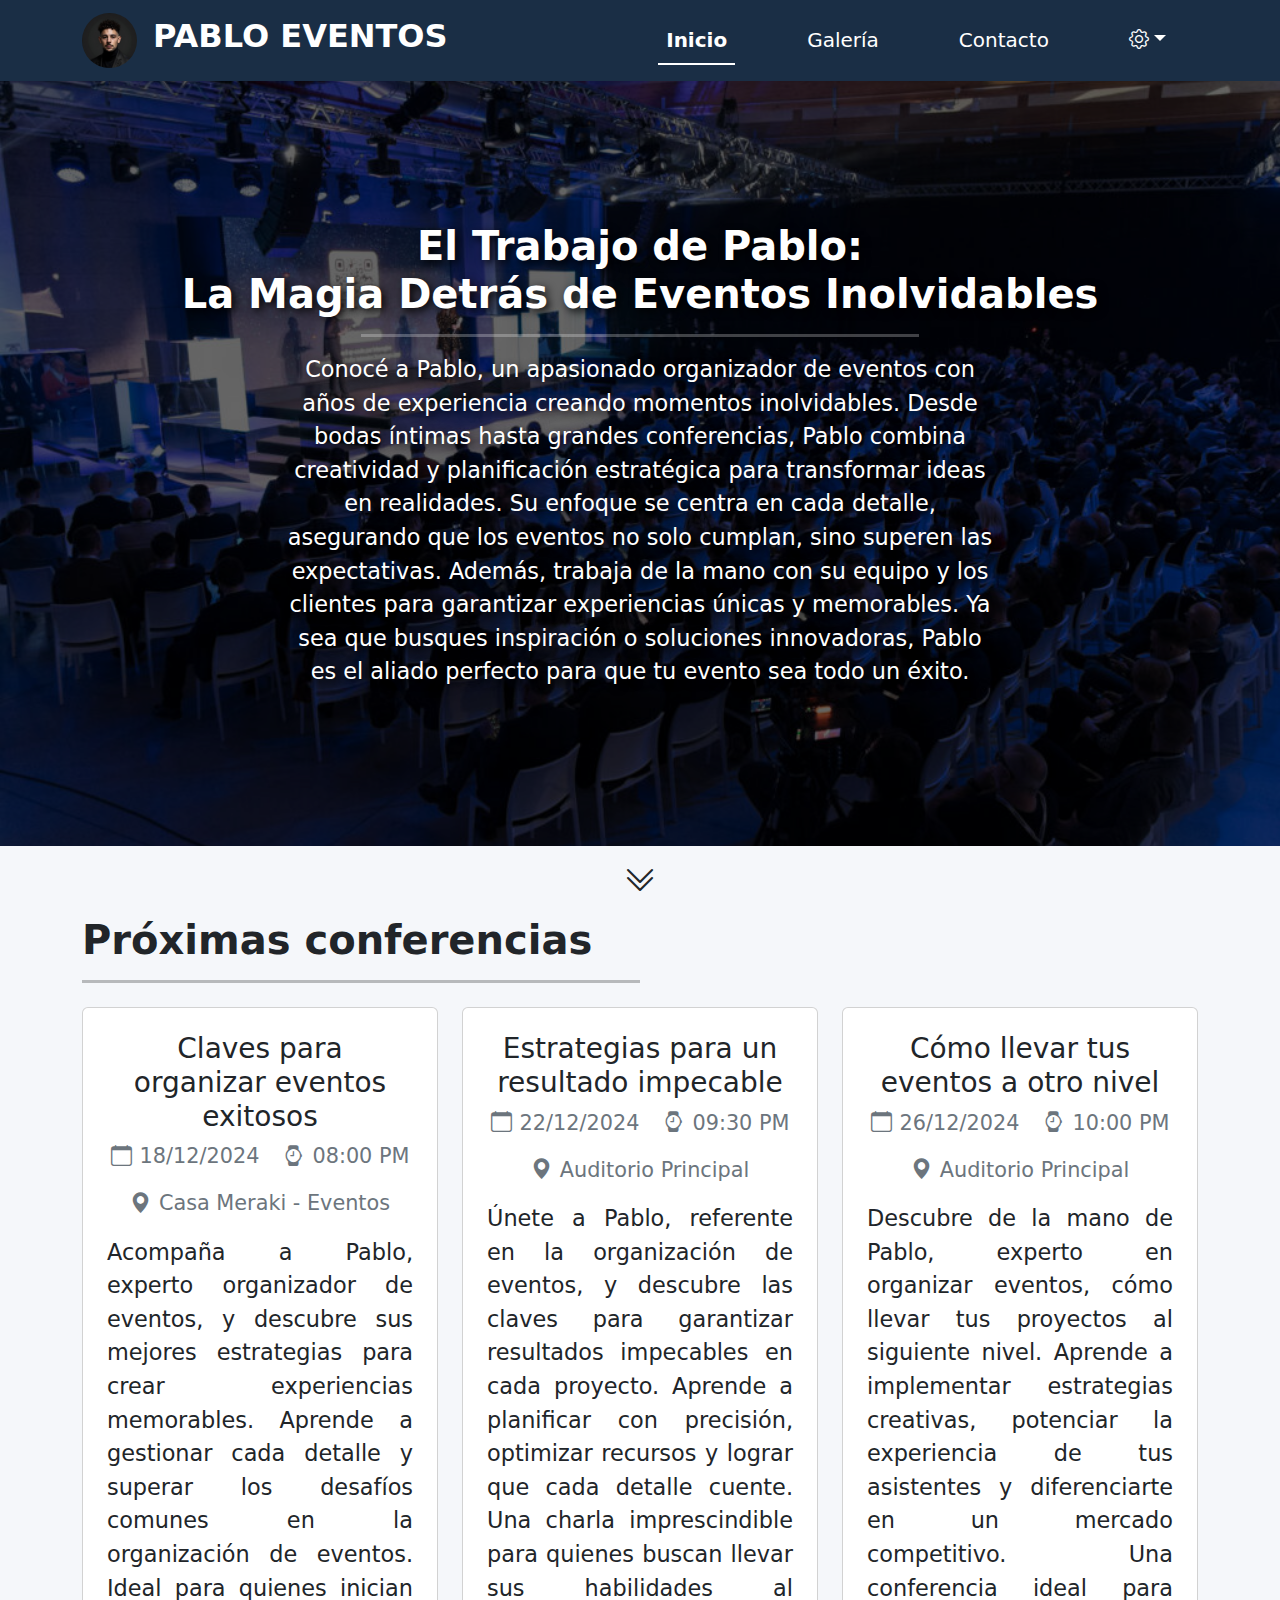
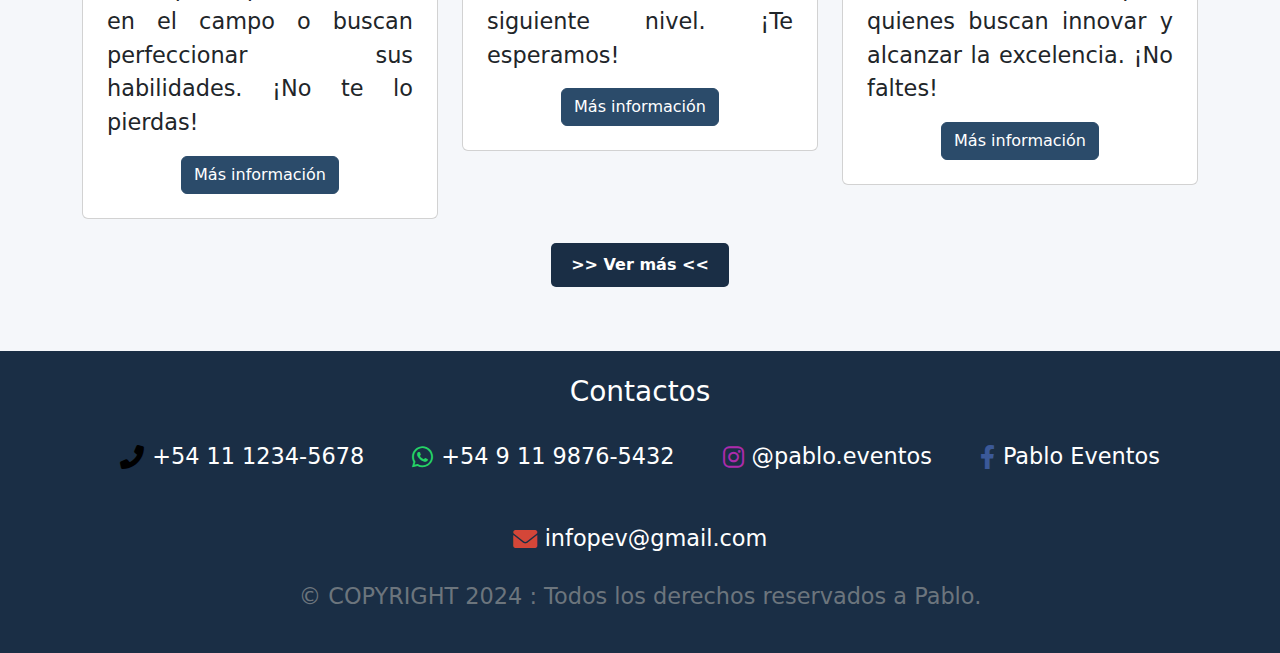
<file: index.html>
<!DOCTYPE html>
<html lang="en">

<head>
    <meta charset="UTF-8">
    <meta name="viewport" content="width=device-width, initial-scale=1.0">
    <link href="https://cdn.jsdelivr.net/npm/bootstrap@5.3.3/dist/css/bootstrap.min.css" rel="stylesheet"
        integrity="sha384-QWTKZyjpPEjISv5WaRU9OFeRpok6YctnYmDr5pNlyT2bRjXh0JMhjY6hW+ALEwIH" crossorigin="anonymous">
    <link rel="stylesheet" href="https://cdn.jsdelivr.net/npm/bootstrap-icons@1.11.3/font/bootstrap-icons.min.css">
    <link rel="stylesheet" href="https://cdnjs.cloudflare.com/ajax/libs/font-awesome/6.0.0-beta3/css/all.min.css">
    <link href="css/stylesbasico.css" rel="stylesheet">
    <link href="css/stylesinicio.css" rel="stylesheet">
    <title>Pablo Eventos</title>
</head>

<body>

    <!-- NAV -->
    <nav class="navbar navbar-expand-md navbar-dark">
        <div class="container">

            <!-- Logo -->
            <a class="navbar-brand d-flex align-items-center" href="index.html">
                <img src="img/foto-pablo.jpg" alt="Logo, foto de Pablo" class="rounded-circle me-3" style="width: 55px; height: 55px;">
                <h2 style="font-weight: bold;">PABLO EVENTOS</h2>
            </a>

            <!-- Menú pantallas chicas -->
            <button class="navbar-toggler" type="button" data-bs-toggle="collapse"
                data-bs-target="#navbarSupportedContent" aria-controls="navbarSupportedContent" aria-expanded="false"
                aria-label="Toggle navigation">
                <span class="navbar-toggler-icon"></span>
            </button>

            <!-- Opciones -->
            <div class="collapse navbar-collapse" id="navbarSupportedContent">
                <ul class="navbar-nav nav-underline ms-auto"> <!-- me-auto mb-2 mb-lg-0 -->
                    <li class="nav-item">
                        <a class="nav-link text-white fs-5 mx-4 active" aria-current="page"
                            href="index.html">Inicio</a>
                    </li>
                    <li class="nav-item">
                        <a class="nav-link text-white fs-5 mx-4" href="galeriaalbum.html">Galería</a>
                    </li>
                    <li class="nav-item">
                        <a class="nav-link text-white fs-5 mx-4" href="contacto.html">Contacto</a>
                    </li>
                    <li class="nav-item dropdown">
                        <a class="nav-link dropdown-toggle text-white fs-5 mx-4" href="#"
                         role="button" data-bs-toggle="dropdown" aria-expanded="false"><i class="bi bi-gear"></i></a>
                        <ul class="dropdown-menu custom-dropdown">
                            <li><a class="dropdown-item font-size-option active" data-font="1.4rem" href="#" id="small-font">Letra: Chica</a></li>
                            <li><a class="dropdown-item font-size-option" data-font="1.6rem" href="#" id="medium-font">Letra: Mediana</a></li>
                            <li><a class="dropdown-item font-size-option" data-font="1.8rem" href="#" id="large-font">Letra: Grande</a></li>
                        </ul>
                    </li>
                </ul>
            </div>

        </div>
    </nav>

    <!-- PRESENTACION -->
    <section class="hero">
        <div class="container hero-content">
            <h1>El Trabajo de Pablo:<br> La Magia Detrás de Eventos Inolvidables</h1>
            <hr>
            <!-- Texto para pantallas grandes -->
            <p class="d-none d-md-block texto-pres">
                Conocé a Pablo, un apasionado organizador de eventos con años de experiencia creando momentos inolvidables. Desde bodas íntimas hasta grandes conferencias, Pablo combina creatividad y planificación estratégica para transformar ideas en realidades. Su enfoque se centra en cada detalle, asegurando que los eventos no solo cumplan, sino superen las expectativas. Además, trabaja de la mano con su equipo y los clientes para garantizar experiencias únicas y memorables. Ya sea que busques inspiración o soluciones innovadoras, Pablo es el aliado perfecto para que tu evento sea todo un éxito.
            </p>
            <!-- Texto para pantallas pequeñas -->
            <p class="d-block d-md-none texto-pres">
                Acompaña a Pablo, experto organizador de eventos, y descubre sus mejores estrategias para crear experiencias memorables. Aprende a gestionar cada detalle y superar los desafíos comunes en la organización de eventos. Ideal para quienes inician en el campo o buscan perfeccionar sus habilidades. ¡No te lo pierdas!
            </p>
        </div>
    </section>

    <!-- FLECHA HACIA ABAJO -->
    <div class="flecha">
        <h2><i class="bi bi-chevron-double-down"></i></h2>
    </div>

    <!-- PROX CONFERENCIAS -->
    <section class="prox-conf container">
        <h1>Próximas conferencias</h1>
        <hr>

        <!-- PRIMERA FILA CONFERENCIAS -->
        <div class="row mt-4">
            <div class="col-sm-6 col-lg-4 mb-3 mb-sm-0">
                <div class="card text-center mb-3" style="width: auto;">
                    <div class="card-body p-4">
                        <h3 class="card-title">Claves para organizar eventos exitosos</h3>
                        <div class="conference-info text-muted mb-3">
                            <div class="d-flex justify-content-center gap-4 mb-2">
                                <div class="d-flex align-items-center">
                                    <i class="bi bi-calendar" style="font-size: 1.3rem;"></i>
                                    <span class="ms-2" style="font-size: 1.3rem;">18/12/2024</span>
                                </div>
                                <div class="d-flex align-items-center">
                                    <i class="bi bi-watch" style="font-size: 1.3rem;"></i>
                                    <span class="ms-2" style="font-size: 1.3rem;">08:00 PM</span>
                                </div>
                            </div>
                            <div class="d-flex justify-content-center align-items-center mb-3">
                                <i class="bi bi-geo-alt-fill" style="font-size: 1.3rem;"></i>
                                <span class="ms-2" style="font-size: 1.3rem;">Casa Meraki - Eventos</span>
                            </div>
                        </div>
                        <!-- Descripción -->
                        <p class="card-text">Acompaña a Pablo, experto organizador de eventos, y descubre sus mejores estrategias para crear experiencias memorables. Aprende a gestionar cada detalle y superar los desafíos comunes en la organización de eventos. Ideal para quienes inician en el campo o buscan perfeccionar sus habilidades. ¡No te lo pierdas!</p>
                        <a href="conferencia.html" class="btn btn-primary mas-info-btn">Más información</a>
                    </div>
                </div>
            </div>
            <div class="col-sm-6 col-lg-4 mb-3 mb-sm-0">
                <div class="card text-center mb-3" style="width: auto;">
                    <div class="card-body p-4">
                        <h3 class="card-title">Estrategias para un resultado impecable</h3>
                        <div class="conference-info text-muted mb-3">
                            <div class="d-flex justify-content-center gap-4 mb-2">
                                <div class="d-flex align-items-center">
                                    <i class="bi bi-calendar" style="font-size: 1.3rem;"></i>
                                    <span class="ms-2" style="font-size: 1.3rem;">22/12/2024</span>
                                </div>
                                <div class="d-flex align-items-center">
                                    <i class="bi bi-watch" style="font-size: 1.3rem;"></i>
                                    <span class="ms-2" style="font-size: 1.3rem;">09:30 PM</span>
                                </div>
                            </div>
                            <div class="d-flex justify-content-center align-items-center mb-3">
                                <i class="bi bi-geo-alt-fill" style="font-size: 1.3rem;"></i>
                                <span class="ms-2" style="font-size: 1.3rem;">Auditorio Principal</span>
                            </div>
                        </div>
                        <!-- Descripción -->
                        <p class="card-text">Únete a Pablo, referente en la organización de eventos, y descubre las claves para garantizar resultados impecables en cada proyecto. Aprende a planificar con precisión, optimizar recursos y lograr que cada detalle cuente. Una charla imprescindible para quienes buscan llevar sus habilidades al siguiente nivel. ¡Te esperamos!</p>
                        <a href="conferencia.html" class="btn btn-primary mas-info-btn">Más información</a>
                    </div>
                </div>
            </div>
            <div class="col-sm-6 col-lg-4 mb-3 mb-sm-0">
                <div class="card text-center mb-3" style="width: auto;">
                    <div class="card-body p-4">
                        <h3 class="card-title">Cómo llevar tus eventos a otro nivel</h3>
                        <div class="conference-info text-muted mb-3">
                            <div class="d-flex justify-content-center gap-4 mb-2">
                                <div class="d-flex align-items-center">
                                    <i class="bi bi-calendar" style="font-size: 1.3rem;"></i>
                                    <span class="ms-2" style="font-size: 1.3rem;">26/12/2024</span>
                                </div>
                                <div class="d-flex align-items-center">
                                    <i class="bi bi-watch" style="font-size: 1.3rem;"></i>
                                    <span class="ms-2" style="font-size: 1.3rem;">10:00 PM</span>
                                </div>
                            </div>
                            <div class="d-flex justify-content-center align-items-center mb-3">
                                <i class="bi bi-geo-alt-fill" style="font-size: 1.3rem;"></i>
                                <span class="ms-2" style="font-size: 1.3rem;">Auditorio Principal</span>
                            </div>
                        </div>
                        <!-- Descripción -->
                        <p class="card-text">Descubre de la mano de Pablo, experto en organizar eventos, cómo llevar tus proyectos al siguiente nivel. Aprende a implementar estrategias creativas, potenciar la experiencia de tus asistentes y diferenciarte en un mercado competitivo. Una conferencia ideal para quienes buscan innovar y alcanzar la excelencia. ¡No faltes!</p>
                        <a href="conferencia.html" class="btn btn-primary mas-info-btn">Más información</a>
                    </div>
                </div>
            </div>
        </div>

        <!-- SEGUNDA FILA CONFERENCIAS -->
        <div id="extraRows" class="row mt-2 d-none">
            <div class="col-sm-6 col-lg-4 mb-3 mb-sm-0">
                <div class="card text-center mb-3" style="width: auto;">
                    <div class="card-body p-4">
                        <h3 class="card-title">Claves para organizar eventos exitosos</h3>
                        <div class="conference-info text-muted mb-3">
                            <div class="d-flex justify-content-center gap-4 mb-2">
                                <div class="d-flex align-items-center">
                                    <i class="bi bi-calendar" style="font-size: 1.3rem;"></i>
                                    <span class="ms-2" style="font-size: 1.3rem;">18/12/2024</span>
                                </div>
                                <div class="d-flex align-items-center">
                                    <i class="bi bi-watch" style="font-size: 1.3rem;"></i>
                                    <span class="ms-2" style="font-size: 1.3rem;">08:00 PM</span>
                                </div>
                            </div>
                            <div class="d-flex justify-content-center align-items-center mb-3">
                                <i class="bi bi-geo-alt-fill" style="font-size: 1.3rem;"></i>
                                <span class="ms-2" style="font-size: 1.3rem;">Casa Meraki - Eventos</span>
                            </div>
                        </div>
                        <!-- Descripción -->
                        <p class="card-text">Acompaña a Pablo, experto organizador de eventos, y descubre sus mejores estrategias para crear experiencias memorables. Aprende a gestionar cada detalle y superar los desafíos comunes en la organización de eventos. Ideal para quienes inician en el campo o buscan perfeccionar sus habilidades. ¡No te lo pierdas!</p>
                        <a href="conferencia.html" class="btn btn-primary mas-info-btn">Más información</a>
                    </div>
                </div>
            </div>
            <div class="col-sm-6 col-lg-4 mb-3 mb-sm-0">
                <div class="card text-center mb-3" style="width: auto;">
                    <div class="card-body p-4">
                        <h3 class="card-title">Estrategias para un resultado impecable</h3>
                        <div class="conference-info text-muted mb-3">
                            <div class="d-flex justify-content-center gap-4 mb-2">
                                <div class="d-flex align-items-center">
                                    <i class="bi bi-calendar" style="font-size: 1.3rem;"></i>
                                    <span class="ms-2" style="font-size: 1.3rem;">22/12/2024</span>
                                </div>
                                <div class="d-flex align-items-center">
                                    <i class="bi bi-watch" style="font-size: 1.3rem;"></i>
                                    <span class="ms-2" style="font-size: 1.3rem;">09:30 PM</span>
                                </div>
                            </div>
                            <div class="d-flex justify-content-center align-items-center mb-3">
                                <i class="bi bi-geo-alt-fill" style="font-size: 1.3rem;"></i>
                                <span class="ms-2" style="font-size: 1.3rem;">Auditorio Principal</span>
                            </div>
                        </div>
                        <!-- Descripción -->
                        <p class="card-text">Únete a Pablo, referente en la organización de eventos, y descubre las claves para garantizar resultados impecables en cada proyecto. Aprende a planificar con precisión, optimizar recursos y lograr que cada detalle cuente. Una charla imprescindible para quienes buscan llevar sus habilidades al siguiente nivel. ¡Te esperamos!</p>
                        <a href="conferencia.html" class="btn btn-primary mas-info-btn">Más información</a>
                    </div>
                </div>
            </div>
            <div class="col-sm-6 col-lg-4 mb-3 mb-sm-0">
                <div class="card text-center mb-3" style="width: auto;">
                    <div class="card-body p-4">
                        <h3 class="card-title">Cómo llevar tus eventos a otro nivel</h3>
                        <div class="conference-info text-muted mb-3">
                            <div class="d-flex justify-content-center gap-4 mb-2">
                                <div class="d-flex align-items-center">
                                    <i class="bi bi-calendar" style="font-size: 1.3rem;"></i>
                                    <span class="ms-2" style="font-size: 1.3rem;">26/12/2024</span>
                                </div>
                                <div class="d-flex align-items-center">
                                    <i class="bi bi-watch" style="font-size: 1.3rem;"></i>
                                    <span class="ms-2" style="font-size: 1.3rem;">10:00 PM</span>
                                </div>
                            </div>
                            <div class="d-flex justify-content-center align-items-center mb-3">
                                <i class="bi bi-geo-alt-fill" style="font-size: 1.3rem;"></i>
                                <span class="ms-2" style="font-size: 1.3rem;">Auditorio Principal</span>
                            </div>
                        </div>
                        <!-- Descripción -->
                        <p class="card-text">Descubre de la mano de Pablo, experto en organizar eventos, cómo llevar tus proyectos al siguiente nivel. Aprende a implementar estrategias creativas, potenciar la experiencia de tus asistentes y diferenciarte en un mercado competitivo. Una conferencia ideal para quienes buscan innovar y alcanzar la excelencia. ¡No faltes!</p>
                        <a href="conferencia.html" class="btn btn-primary mas-info-btn">Más información</a>
                    </div>
                </div>
            </div>
        </div>

        <!-- VER MAS -->
        <div class="pt-2 pb-3 text-center">
            <button id="verMasBtn" class="btn btn-outline-dark ver-mas-btn">>> Ver más <<</button>
        </div>

    </section>

    <!-- FOOTER -->
    <footer class="p-4 mt-5 text-center">

        <h3 class="text-white">Contactos</h3>

        <div class="d-flex justify-content-center align-items-center flex-wrap">
            <!-- Teléfono fijo -->
            <div class="d-flex align-items-center p-4">
                <i class="fas fa-phone-alt me-2" style="font-size: 1.5rem; color: #000;"></i>
                <a href="tel:+541112345678" target="_blank" class="text-decoration-none text-white">+54 11 1234-5678</a>
            </div>
            <!-- WhatsApp -->
            <div class="d-flex align-items-center p-4">
                <i class="fab fa-whatsapp me-2" style="font-size: 1.5rem; color: #25D366;"></i>
                <a href="https://wa.me/5491198765432" target="_blank" class="text-decoration-none text-white">+54 9 11
                    9876-5432</a>
            </div>
            <!-- Instagram -->
            <div class="d-flex align-items-center p-4">
                <i class="fab fa-instagram me-2" style="font-size: 1.5rem; color: #ac2bac;"></i>
                <a href="https://www.instagram.com/pablo.eventos" target="_blank"
                    class="text-decoration-none text-white">@pablo.eventos</a>
            </div>
            <!-- Facebook -->
            <div class="d-flex align-items-center p-4">
                <i class="fab fa-facebook-f me-2" style="font-size: 1.5rem; color: #3b5998;"></i>
                <a href="https://www.facebook.com/pabloeventos" target="_blank"
                    class="text-decoration-none text-white">Pablo Eventos</a>
            </div>
            <!-- Gmail -->
            <div class="d-flex align-items-center p-4">
                <i class="fas fa-envelope me-2" style="font-size: 1.5rem; color: #D44638;"></i>
                <a href="mailto:infopev@gmail.com" target="_blank"
                    class="text-decoration-none text-white">infopev@gmail.com</a>
            </div>
        </div>

        <div class="text-center text-secondary pb-3">
            © COPYRIGHT 2024 : Todos los derechos reservados a Pablo.
        </div>
    </footer>

    <!-- BOTON BACK TO TOP -->
    <button id="backToTop" class="btn btn-primary">
        ↑
    </button>

    <!-- SCRIPTS -->
    <script src="https://cdn.jsdelivr.net/npm/bootstrap@5.3.3/dist/js/bootstrap.bundle.min.js"
        integrity="sha384-YvpcrYf0tY3lHB60NNkmXc5s9fDVZLESaAA55NDzOxhy9GkcIdslK1eN7N6jIeHz"
        crossorigin="anonymous"></script>

    <script>
        // MENÚ TAMAÑO DE LETRA (por defecto activa la chica)
        const fontOptions = document.querySelectorAll('.font-size-option');

        fontOptions.forEach(option => {
            option.addEventListener('click', function () {
                fontOptions.forEach(opt => opt.classList.remove('active'));
                
                this.classList.add('active');

                document.body.style.fontSize = this.dataset.font;
            });
        });

        document.addEventListener('DOMContentLoaded', function () {
            const defaultOption = document.querySelector('.font-size-option.active');
            if (defaultOption) {
                document.body.style.fontSize = defaultOption.dataset.font;
            }
        });

        // BOTON VER MAS
        document.getElementById('verMasBtn').addEventListener('click', function () {
            var extraRows = document.getElementById('extraRows');
            if (extraRows.classList.contains('d-none')) {
                extraRows.classList.remove('d-none');
                this.textContent = '>> Ver menos <<';
            } else {
                extraRows.classList.add('d-none');
                this.textContent = '>> Ver más <<';
            }
        });

        // BOTON BACK TO TOP
        window.addEventListener("scroll", function () {
            const backToTop = document.getElementById("backToTop");
            if (window.scrollY > 100) {
                backToTop.style.display = "block";
            } else {
                backToTop.style.display = "none";
            }
        });

        document.getElementById("backToTop").addEventListener("click", function () {
            window.scrollTo({
                top: 0,
                behavior: "smooth"
            });
        });


        // MENÚ TEMAÑO DE LETRA
        const fontSizeOptions = document.querySelectorAll('.font-size-option');

        const textElements = document.querySelectorAll('.texto-pres, .card-text');

        fontSizeOptions.forEach(option => {
            option.addEventListener('click', (event) => {
                event.preventDefault();
                const fontSize = option.getAttribute('data-font');
                textElements.forEach(element => {
                    element.style.fontSize = fontSize;
                });
            });
        });
    </script>

</body>

</html>
</file>
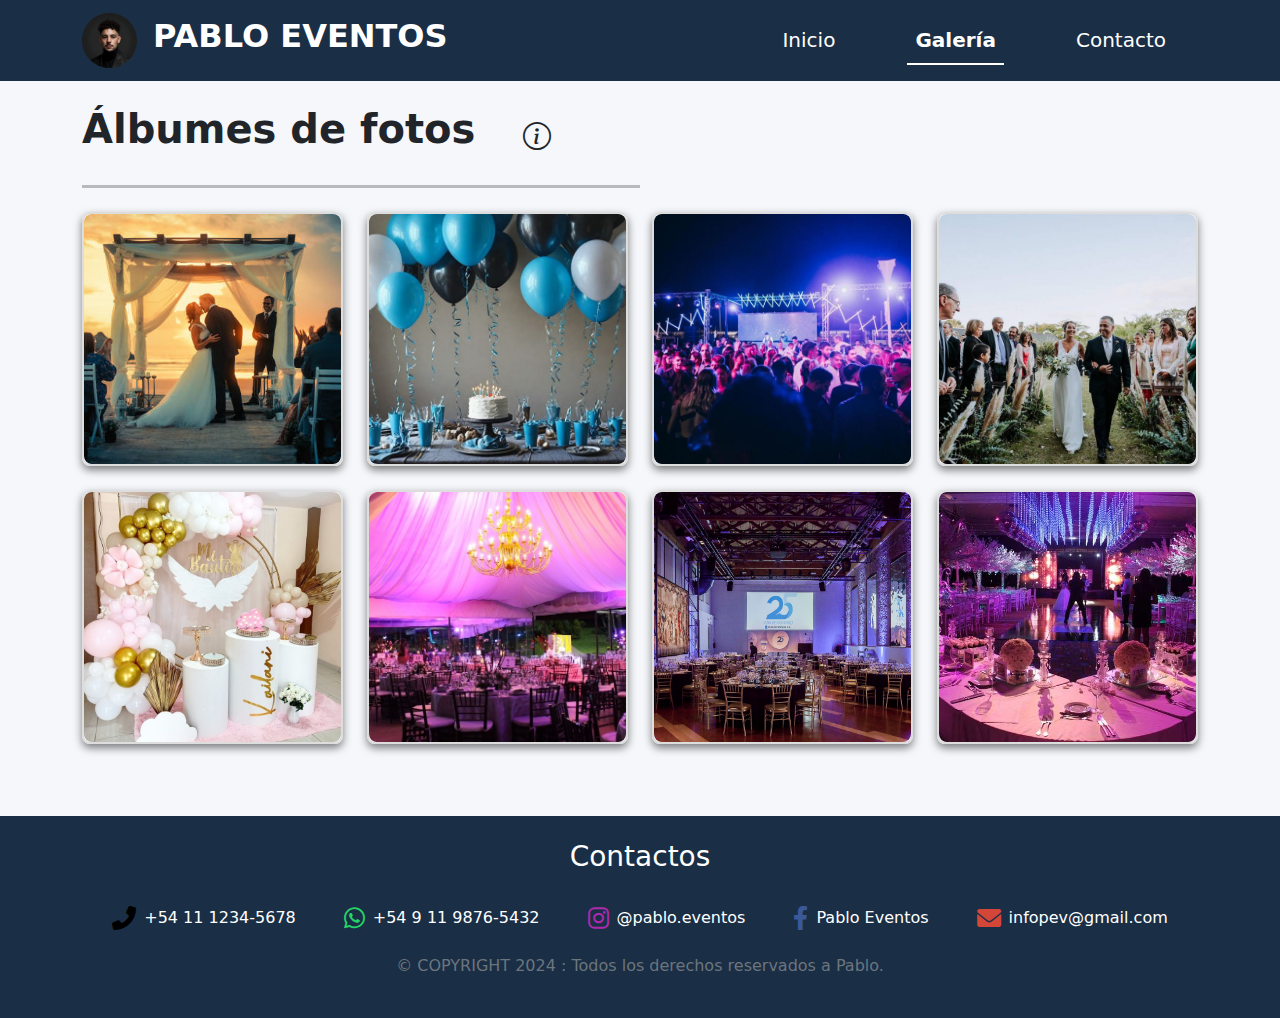
<file: galeriaalbum.html>
<!DOCTYPE html>
<html lang="en">

<head>
    <meta charset="UTF-8">
    <meta name="viewport" content="width=device-width, initial-scale=1.0">
    <link href="https://cdn.jsdelivr.net/npm/bootstrap@5.3.3/dist/css/bootstrap.min.css" rel="stylesheet"
        integrity="sha384-QWTKZyjpPEjISv5WaRU9OFeRpok6YctnYmDr5pNlyT2bRjXh0JMhjY6hW+ALEwIH" crossorigin="anonymous">
    <link rel="stylesheet" href="https://cdn.jsdelivr.net/npm/bootstrap-icons@1.11.3/font/bootstrap-icons.min.css">
    <link rel="stylesheet" href="https://cdnjs.cloudflare.com/ajax/libs/font-awesome/6.0.0-beta3/css/all.min.css">
    <link href="css/stylesbasico.css" rel="stylesheet">
    <link href="css/stylesgaleriaalbum.css" rel="stylesheet">
    <title>Pablo Eventos - Galería Álbumes</title>
</head>

<body>

    <!-- NAV -->
    <nav class="navbar navbar-expand-md navbar-dark">
        <div class="container">

            <!-- Logo -->
            <a class="navbar-brand d-flex align-items-center" href="index.html">
                <img src="img/foto-pablo.jpg" alt="Logo, foto de Pablo" class="rounded-circle me-3" style="width: 55px; height: 55px;">
                <h2 style="font-weight: bold;">PABLO EVENTOS</h2>
            </a>

            <!-- Menú pantallas chicas -->
            <button class="navbar-toggler" type="button" data-bs-toggle="collapse"
                data-bs-target="#navbarSupportedContent" aria-controls="navbarSupportedContent" aria-expanded="false"
                aria-label="Toggle navigation">
                <span class="navbar-toggler-icon"></span>
            </button>

            <!-- Opciones -->
            <div class="collapse navbar-collapse" id="navbarSupportedContent">
                <ul class="navbar-nav nav-underline ms-auto"> <!-- me-auto mb-2 mb-lg-0 -->
                    <li class="nav-item">
                        <a class="nav-link text-white fs-5 mx-4" href="index.html">Inicio</a>
                    </li>
                    <li class="nav-item">
                        <a class="nav-link text-white fs-5 mx-4 active" aria-current="page"
                            href="galeriaalbum.html">Galería</a>
                    </li>
                    <li class="nav-item">
                        <a class="nav-link text-white fs-5 mx-4" href="contacto.html">Contacto</a>
                    </li>
                </ul>
            </div>

        </div>
    </nav>
    
    <main>
        
        <!-- GALERIA DE ALBUM INFO -->
        <div class="gal-album container mt-4">
            <div class="d-flex align-items-center">
                <h1 class="me-5">Álbumes de fotos</h1>
                <i 
                    class="bi bi-info-circle fs-3" 
                    id="infoIcon" 
                    style="cursor: pointer;" 
                    tabindex="0" 
                    data-bs-toggle="popover"
                    data-bs-trigger="focus"
                    data-bs-placement="right"
                    title="Más información"
                    data-bs-content="Aquí puedes ver todos tus álbumes de fotos organizados por evento. ¡Haz clic en cualquier álbum para explorarlo!"
                    data-bs-custom-class="custom-popover">
                </i>
            </div>
            <hr>

            <!-- ALBUMES -->
            <div class="row justify-content-center mt-4">
                
                <div class="col-md-3 mb-4">
                    <a href="galeriafotosevento.html" class="album-card">
                        <div class="album-img">
                            <img src="img/casamiento-1.jpg" alt="Evento 1, Casamiento de Juana y Juan" class="img-fluid">
                        </div>
                        <div class="album-info">
                            <p class="event-name">Casamiento de Juana y Juan</p>
                        </div>
                    </a>
                </div>

                <div class="col-md-3 mb-4">
                    <a href="galeriafotosevento.html" class="album-card">
                        <div class="album-img">
                            <img src="img/cumple-pedro.jpg" alt="Evento 2, Cumpleaños de Pedro" class="img-fluid">
                        </div>
                        <div class="album-info">
                            <p class="event-name">Cumpleaños de Pedro</p>
                        </div>
                    </a>
                </div>

                <div class="col-md-3 mb-4">
                    <a href="galeriafotosevento.html" class="album-card">
                        <div class="album-img">
                            <img src="img/año-nuevo.jpg" alt="Evento 3, Fiesta de Año Nuevo" class="img-fluid">
                        </div>
                        <div class="album-info">
                            <p class="event-name">Fiesta de Año Nuevo</p>
                        </div>
                    </a>
                </div>

                <div class="col-md-3 mb-4">
                    <a href="galeriafotosevento.html" class="album-card">
                        <div class="album-img">
                            <img src="img/casamiento-7.jpg" alt="Evento 4, Boda de Andrea y Pablo" class="img-fluid">
                        </div>
                        <div class="album-info">
                            <p class="event-name">Boda de Andrea y Pablo</p>
                        </div>
                    </a>
                </div>

                <div class="col-md-3 mb-4">
                    <a href="galeriafotosevento.html" class="album-card">
                        <div class="album-img">
                            <img src="img/bautismo-sofia.jpg" alt="Evento 5, Bautismo de Sofía" class="img-fluid">
                        </div>
                        <div class="album-info">
                            <p class="event-name">Bautismo de Sofía</p>
                        </div>
                    </a>
                </div>

                <div class="col-md-3 mb-4">
                    <a href="galeriafotosevento.html" class="album-card">
                        <div class="album-img">
                            <img src="img/fiesta-graduacion.jpg" alt="Evento 6, Fiesta de Graduación" class="img-fluid">
                        </div>
                        <div class="album-info">
                            <p class="event-name">Fiesta de Graduación</p>
                        </div>
                    </a>
                </div>

                <div class="col-md-3 mb-4">
                    <a href="galeriafotosevento.html" class="album-card">
                        <div class="album-img">
                            <img src="img/aniversario-empresa.jpg" alt="Evento 7, Aniversario Empresarial" class="img-fluid">
                        </div>
                        <div class="album-info">
                            <p class="event-name">Aniversario Empresarial</p>
                        </div>
                    </a>
                </div>

                <div class="col-md-3 mb-4">
                    <a href="galeriafotosevento.html" class="album-card">
                        <div class="album-img">
                            <img src="img/fiesta-valentina.jpg" alt="Evento 8, Fiesta de 15 de Valentina" class="img-fluid">
                        </div>
                        <div class="album-info">
                            <p class="event-name">Fiesta de 15 de Valentina</p>
                        </div>
                    </a>
                </div>
            </div>

        </div>

        <!-- BOTON BACK TO TOP -->
        <button id="backToTop" class="btn btn-primary">
            ↑
        </button>

    </main>

    <!-- FOOTER -->
    <footer class="p-4 mt-5 text-center">

        <h3 class="text-white">Contactos</h3>

        <!-- Sección de contactos en una fila -->
        <div class="d-flex justify-content-center align-items-center flex-wrap">
            <!-- Teléfono fijo -->
            <div class="d-flex align-items-center p-4">
                <i class="fas fa-phone-alt me-2" style="font-size: 1.5rem; color: #000;"></i>
                <a href="tel:+541112345678" target="_blank" class="text-decoration-none text-white">+54 11 1234-5678</a>
            </div>
            <!-- WhatsApp -->
            <div class="d-flex align-items-center p-4">
                <i class="fab fa-whatsapp me-2" style="font-size: 1.5rem; color: #25D366;"></i>
                <a href="https://wa.me/5491198765432" target="_blank" class="text-decoration-none text-white">+54 9 11
                    9876-5432</a>
            </div>
            <!-- Instagram -->
            <div class="d-flex align-items-center p-4">
                <i class="fab fa-instagram me-2" style="font-size: 1.5rem; color: #ac2bac;"></i>
                <a href="https://www.instagram.com/pablo.eventos" target="_blank"
                    class="text-decoration-none text-white">@pablo.eventos</a>
            </div>
            <!-- Facebook -->
            <div class="d-flex align-items-center p-4">
                <i class="fab fa-facebook-f me-2" style="font-size: 1.5rem; color: #3b5998;"></i>
                <a href="https://www.facebook.com/pabloeventos" target="_blank"
                    class="text-decoration-none text-white">Pablo Eventos</a>
            </div>
            <!-- Gmail -->
            <div class="d-flex align-items-center p-4">
                <i class="fas fa-envelope me-2" style="font-size: 1.5rem; color: #D44638;"></i>
                <a href="mailto:infopev@gmail.com" target="_blank"
                    class="text-decoration-none text-white">infopev@gmail.com</a>
            </div>
        </div>

        <div class="text-center text-secondary pb-3">
            © COPYRIGHT 2024 : Todos los derechos reservados a Pablo.
        </div>
    </footer>

    <!-- SCRIPTS -->
    <script src="https://cdn.jsdelivr.net/npm/bootstrap@5.3.3/dist/js/bootstrap.bundle.min.js"
        integrity="sha384-YvpcrYf0tY3lHB60NNkmXc5s9fDVZLESaAA55NDzOxhy9GkcIdslK1eN7N6jIeHz"
        crossorigin="anonymous"></script>
    
    <script>
        // BOTON BACK TO TOP
        window.addEventListener("scroll", function () {
            const backToTop = document.getElementById("backToTop");
            if (window.scrollY > 100) {
                backToTop.style.display = "block";
            } else {
                backToTop.style.display = "none";
            }
        });
        
        document.getElementById("backToTop").addEventListener("click", function () {
            window.scrollTo({
                top: 0,
                behavior: "smooth"
            });
        });

        // POPOVER INFO GALERIA DE ALBUM
        document.addEventListener('DOMContentLoaded', function () {
            const popoverTriggerList = document.querySelectorAll('[data-bs-toggle="popover"]');
            const popoverList = [...popoverTriggerList].map(popoverTriggerEl => 
                new bootstrap.Popover(popoverTriggerEl)
            );
        });
    </script>
</body>

</html>
</file>
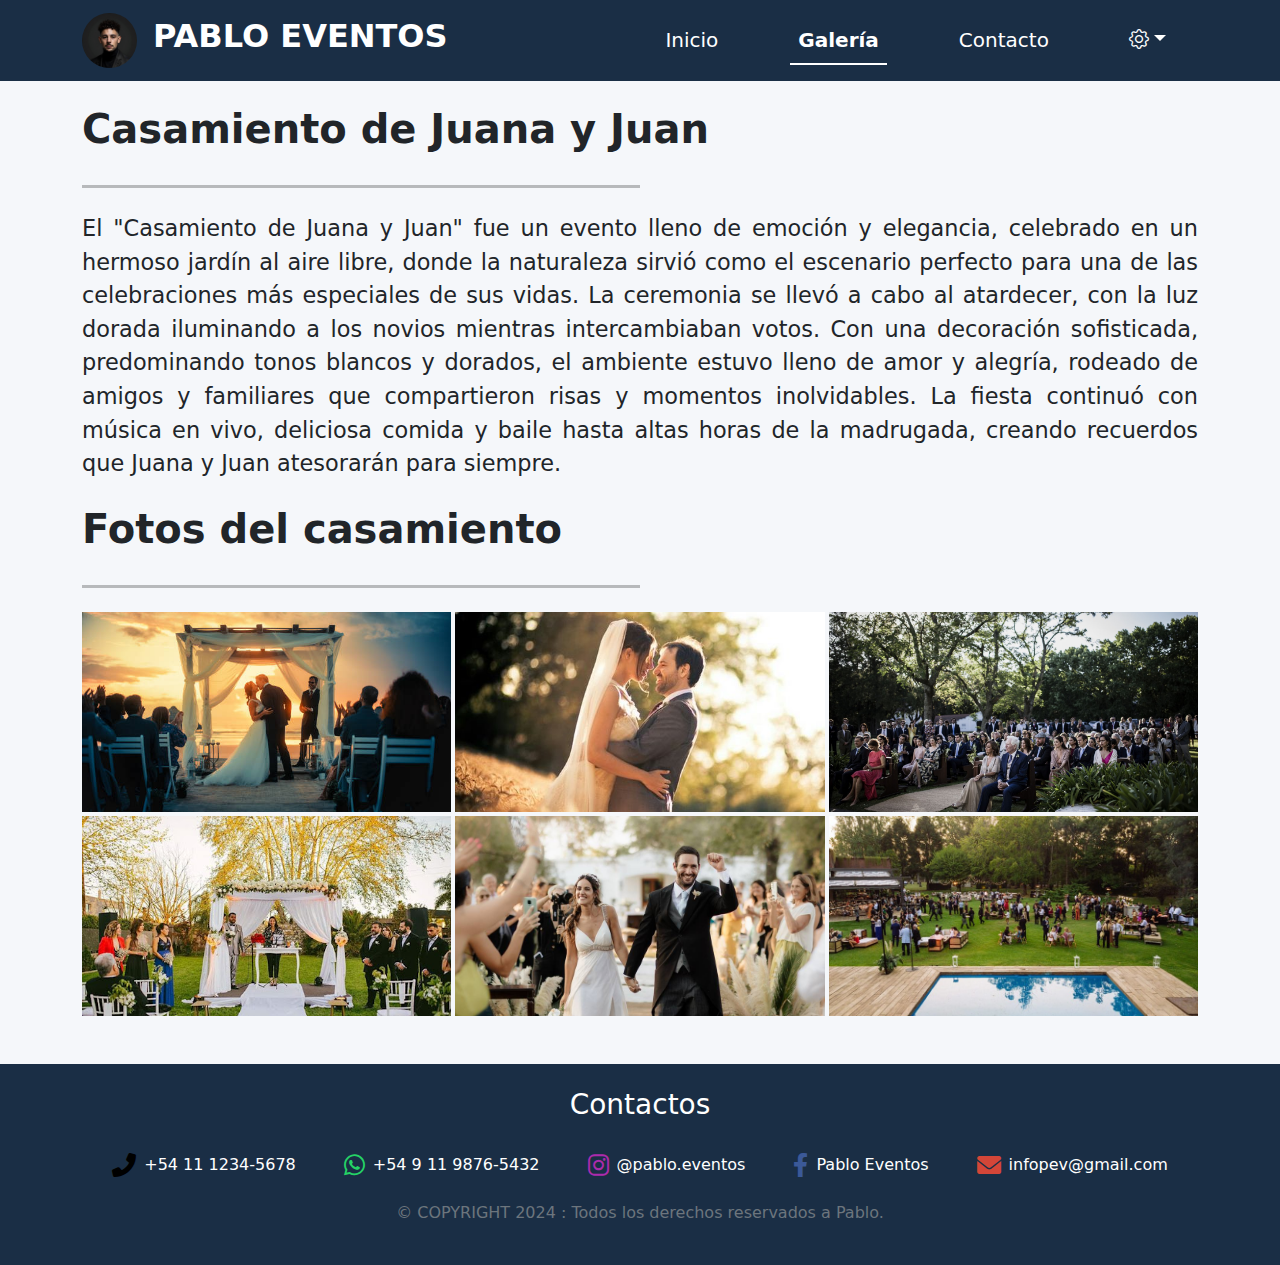
<file: galeriafotosevento.html>
<!DOCTYPE html>
<html lang="en">

<head>
    <meta name="viewport" content="width=device-width, initial-scale=1.0">
    <link href="https://cdn.jsdelivr.net/npm/bootstrap@5.3.3/dist/css/bootstrap.min.css" rel="stylesheet"
        integrity="sha384-QWTKZyjpPEjISv5WaRU9OFeRpok6YctnYmDr5pNlyT2bRjXh0JMhjY6hW+ALEwIH" crossorigin="anonymous">
    <link rel="stylesheet" href="https://cdn.jsdelivr.net/npm/bootstrap-icons@1.11.3/font/bootstrap-icons.min.css">
    <link rel="stylesheet" href="https://cdnjs.cloudflare.com/ajax/libs/font-awesome/6.0.0-beta3/css/all.min.css">
    <link href="css/stylesbasico.css" rel="stylesheet">
    <link href="css/stylesgaleriafotosevento.css" rel="stylesheet">
    <title>Pablo Eventos - </title>
</head>

<body>

    <!-- NAV -->
    <nav class="navbar navbar-expand-md navbar-dark">
        <div class="container">

            <!-- Logo -->
            <a class="navbar-brand d-flex align-items-center" href="index.html">
                <img src="img/foto-pablo.jpg" alt="Logo, foto de Pablo" class="rounded-circle me-3" style="width: 55px; height: 55px;">
                <h2 style="font-weight: bold;">PABLO EVENTOS</h2>
            </a>

            <!-- Menú pantallas chicas -->
            <button class="navbar-toggler" type="button" data-bs-toggle="collapse"
                data-bs-target="#navbarSupportedContent" aria-controls="navbarSupportedContent" aria-expanded="false"
                aria-label="Toggle navigation">
                <span class="navbar-toggler-icon"></span>
            </button>

            <!-- Opciones -->
            <div class="collapse navbar-collapse" id="navbarSupportedContent">
                <ul class="navbar-nav nav-underline ms-auto"> <!-- me-auto mb-2 mb-lg-0 -->
                    <li class="nav-item">
                        <a class="nav-link text-white fs-5 mx-4" href="index.html">Inicio</a>
                    </li>
                    <li class="nav-item">
                        <a class="nav-link text-white fs-5 mx-4 active" aria-current="page" href="galeriaalbum.html">Galería</a>
                    </li>
                    <li class="nav-item">
                        <a class="nav-link text-white fs-5 mx-4" href="contacto.html">Contacto</a>
                    </li>
                    <li class="nav-item dropdown">
                        <a class="nav-link dropdown-toggle text-white fs-5 mx-4" href="#"
                         role="button" data-bs-toggle="dropdown" aria-expanded="false"><i class="bi bi-gear"></i></a>
                        <ul class="dropdown-menu custom-dropdown">
                            <li><a class="dropdown-item font-size-option active" data-font="1.4rem" href="#" id="small-font">Letra: Chica</a></li>
                            <li><a class="dropdown-item font-size-option" data-font="1.6rem" href="#" id="medium-font">Letra: Mediana</a></li>
                            <li><a class="dropdown-item font-size-option" data-font="1.8rem" href="#" id="large-font">Letra: Grande</a></li>
                        </ul>
                    </li>
                </ul>
            </div>

        </div>
    </nav>

    <!-- INFO DEL EVENTO -->
    <div class="gal-evento container mt-4">
        <div class="d-flex align-items-center">
            <h1>Casamiento de Juana y Juan</h1>
        </div>
        <hr>

        <div class="info-evento mt-4 mb-4" style="text-align: justify;">
            <p>El "Casamiento de Juana y Juan" fue un evento lleno de emoción y elegancia, celebrado en un hermoso
                jardín al aire libre, donde la naturaleza sirvió como el escenario perfecto para una de las
                celebraciones más especiales de sus vidas. La ceremonia se llevó a cabo al atardecer, con la luz dorada
                iluminando a los novios mientras intercambiaban votos. Con una decoración sofisticada, predominando
                tonos blancos y dorados, el ambiente estuvo lleno de amor y alegría, rodeado de amigos y familiares que
                compartieron risas y momentos inolvidables. La fiesta continuó con música en vivo, deliciosa comida y
                baile hasta altas horas de la madrugada, creando recuerdos que Juana y Juan atesorarán para siempre.</p>
        </div>

        <!-- FOTOS DEL EVENTO -->
        <div class="d-flex align-items-center">
            <h1>Fotos del casamiento</h1>
        </div>
        <hr>

        <div class="fotos-evento mt-4">

            <div class="row g-1">
                <div class="col-md-4">
                    <div class="gallery-item">
                        <img src="img/casamiento-1.jpg" class="img-fluid" alt="Foto 1, Beso en el altar" title="Foto 1, Beso en el altar">
                        <div class="overlay">
                        </div>
                    </div>
                </div>

                <div class="col-md-4">
                    <div class="gallery-item">
                        <img src="img/casamiento-2.jpg" class="img-fluid" alt="Foto 2, Foto abrazados" title="Foto 2, Foto abrazados">
                        <div class="overlay">
                        </div>
                    </div>
                </div>

                <div class="col-md-4">
                    <div class="gallery-item">
                        <img src="img/casamiento-3.jpg" class="img-fluid" alt="Foto 3, Invitados sentados" title="Foto 3, Invitados sentados">
                        <div class="overlay">
                        </div>
                    </div>
                </div>

                <div class="col-md-4">
                    <div class="gallery-item">
                        <img src="img/casamiento-4.jpg" class="img-fluid" alt="Foto 4, El altar" title="Foto 4, El altar">
                        <div class="overlay">
                        </div>
                    </div>
                </div>

                <div class="col-md-4">
                    <div class="gallery-item">
                        <img src="img/casamiento-5.jpg" class="img-fluid" alt="Foto 5, Caminando al altar" title="Foto 5, Caminando al altar">
                        <div class="overlay">
                        </div>
                    </div>
                </div>

                <div class="col-md-4">
                    <div class="gallery-item">
                        <img src="img/casamiento-6.jpg" class="img-fluid" alt="Foto 6, Invitados disfrutando" title="Foto 6, Invitados disfrutando">
                        <div class="overlay">
                        </div>
                    </div>
                </div>
            </div>
        </div>

    </div>


    <!-- FOOTER -->
    <footer class="p-4 mt-5 text-center">

        <h3 class="text-white">Contactos</h3>

        <!-- Sección de contactos en una fila -->
        <div class="d-flex justify-content-center align-items-center flex-wrap">
            <!-- Teléfono fijo -->
            <div class="d-flex align-items-center p-4">
                <i class="fas fa-phone-alt me-2" style="font-size: 1.5rem; color: #000;"></i>
                <a href="tel:+541112345678" target="_blank" class="text-decoration-none text-white">+54 11 1234-5678</a>
            </div>
            <!-- WhatsApp -->
            <div class="d-flex align-items-center p-4">
                <i class="fab fa-whatsapp me-2" style="font-size: 1.5rem; color: #25D366;"></i>
                <a href="https://wa.me/5491198765432" target="_blank" class="text-decoration-none text-white">+54 9 11
                    9876-5432</a>
            </div>
            <!-- Instagram -->
            <div class="d-flex align-items-center p-4">
                <i class="fab fa-instagram me-2" style="font-size: 1.5rem; color: #ac2bac;"></i>
                <a href="https://www.instagram.com/pablo.eventos" target="_blank"
                    class="text-decoration-none text-white">@pablo.eventos</a>
            </div>
            <!-- Facebook -->
            <div class="d-flex align-items-center p-4">
                <i class="fab fa-facebook-f me-2" style="font-size: 1.5rem; color: #3b5998;"></i>
                <a href="https://www.facebook.com/pabloeventos" target="_blank"
                    class="text-decoration-none text-white">Pablo Eventos</a>
            </div>
            <!-- Gmail -->
            <div class="d-flex align-items-center p-4">
                <i class="fas fa-envelope me-2" style="font-size: 1.5rem; color: #D44638;"></i>
                <a href="mailto:infopev@gmail.com" target="_blank"
                    class="text-decoration-none text-white">infopev@gmail.com</a>
            </div>
        </div>

        <div class="text-center text-secondary pb-3">
            © COPYRIGHT 2024 : Todos los derechos reservados a Pablo.
        </div>
    </footer>

    <!-- BOTON BACK TO TOP -->
    <button id="backToTop" class="btn btn-primary">
        ↑
    </button>

    <!-- SCRIPTS -->
    <script src="https://cdn.jsdelivr.net/npm/bootstrap@5.3.3/dist/js/bootstrap.bundle.min.js"
        integrity="sha384-YvpcrYf0tY3lHB60NNkmXc5s9fDVZLESaAA55NDzOxhy9GkcIdslK1eN7N6jIeHz"
        crossorigin="anonymous"></script>

    <script>
        // MENÚ TAMAÑO DE LETRA (por defecto activa la chica)
        const fontOptions = document.querySelectorAll('.font-size-option');

        fontOptions.forEach(option => {
            option.addEventListener('click', function () {

                fontOptions.forEach(opt => opt.classList.remove('active'));
                
                this.classList.add('active');

                document.body.style.fontSize = this.dataset.font;
            });
        });

        // BOTON BACK TO TOP
        window.addEventListener("scroll", function () {
            const backToTop = document.getElementById("backToTop");
            if (window.scrollY > 100) {
                backToTop.style.display = "block";
            } else {
                backToTop.style.display = "none";
            }
        });

        document.getElementById("backToTop").addEventListener("click", function () {
            window.scrollTo({
                top: 0,
                behavior: "smooth"
            });
        });

        // MENU TAMAÑO DE LETRA
        const fontSizeOptions = document.querySelectorAll('.font-size-option');

        const infoEvento = document.querySelector('.gal-evento .info-evento');

        fontSizeOptions.forEach(option => {
            option.addEventListener('click', (event) => {
                event.preventDefault();
                const fontSize = option.getAttribute('data-font');
                infoEvento.style.fontSize = fontSize;
            });
        });
    </script>

</body>

</html>
</file>
<file: css/stylesbasico.css>
body {
    background-color: #F5F7FA;
    position: relative;
    min-height: 100vh;
    min-height: 100svh;
    margin: 0;
}

.navbar {
    background-color: #1A2E45;
}

footer {
    background-color: #1A2E45;
}
</file>
<file: css/stylesinicio.css>
/* PRESENTACION INICIAL */
.hero {
    position: relative;
    height: 85vh;
    background-image: url('/img/ref4.jpg');
    background-size: cover;
    background-position: center;
    display: flex;
    align-items: center;
    justify-content: center;
    color: white;
    text-align: center;
}

.hero::before {
    content: '';
    position: absolute;
    width: 100%;
    height: 100%;
    background-color: rgba(0, 0, 0, 0.6);
}

.hero-content {
    position: relative;
    z-index: 1;
}

.hero-content h1 {
    font-weight: bold;
    margin-bottom: 1rem;
    text-shadow: 3px 3px 8px rgba(0, 0, 0, 0.95);
}

.hero-content hr {
    border: none;
    border-top: 3px solid #ffffff;
    width: 50%;
    margin: 1rem auto;
}

.hero-content p {
    font-weight: 500;
    font-size: 1.4rem;
    transition: font-size 0.3s ease;
    text-shadow: 3px 3px 8px rgba(0, 0, 0, 0.95);
}

@media (min-width: 990px) {
    .hero-content p {
        padding-inline: 200px;
        text-shadow: 3px 3px 8px rgba(0, 0, 0, 0.95);
    }
}

.flecha {
    text-align: center;
    margin-block: 1rem;
}
/* PRESENTACION INICIAL */

/* PROX CONFERENCIAS */
.prox-conf h1 {
    font-weight: bold;
    margin-bottom: 1rem;
}

.prox-conf hr {
    border-top: 3px solid #000000;
    width: 50%;
    margin: 1rem start;
}
/* PROX CONFERENCIAS */

/* BOTON MAS INFO */
.mas-info-btn {
    background-color: #2B4B6A;
    border-color: #2B4B6A;
    color: #fff;
    transition: background-color 0.3s ease, transform 0.2s ease;
}

.mas-info-btn:hover {
    background-color: #355A7C; 
    transform: scale(1.05);
}
/* BOTON MAS INFO */

/* BOTON VER MAS */
.ver-mas-btn {
    display: inline-block;
    background-color: #1A2E45;
    color: #fff;
    border: none;
    padding: 10px 20px;
    border-radius: 5px;
    text-decoration: none;
    font-weight: bold;
    transition: opacity 0.3s ease, transform 0.3s ease;
    font-size: 1rem;
}

.ver-mas-btn:hover {
    opacity: 0.9;
    transform: scale(1.05);
}

@media (max-width: 768px) {
    .ver-mas-btn {
        font-size: 0.9rem;
        padding: 8px 16px;
    }
}
/* BOTON VER MAS */

/* CARDS PROX CONF */
.conference-info {
    font-size: 0.95rem;
    color: #6c757d;
}

.conference-info i {
    font-size: 1.4rem;
    color: #6c757d;
}

.conference-info span {
    color: #6c757d;
}

.conference-info .d-flex {
    margin-bottom: 8px;
}

.conference-info .d-flex.justify-content-center {
    width: 100%;
    text-align: center;
}

.card-text {
    font-size: 1.4rem;
    transition: font-size 0.3s ease;
    line-height: 1.5;
    text-align: justify;
}
/* CARDS PROX CONF */

/* MENU TAMAÑO DE LETRA */
.custom-dropdown {
    background-color: #2B4B6A;
    position: absolute;
    top: 100%; 
}

.custom-dropdown .dropdown-item {
    color: #ffffff;
}

.custom-dropdown .dropdown-item:hover {
    background-color: #355A7C;
    color: white; 
}

.custom-dropdown .dropdown-item.active {
    background-color: #355A7C;
    color: white;
    font-weight: bold;
}
/* MENU TAMAÑO DE LETRA */

/* BOTON BACK TO TOP */
#backToTop {
    position: fixed;
    bottom: 20px;
    right: 20px;
    display: none;
    background-color: #2B4B6A;
    color: #fff;
    border: none;
    border-radius: 50%;
    padding: 10px 18px;
    box-shadow: 0 4px 6px rgba(0, 0, 0, 0.2);
    transition: opacity 0.3s ease, transform 0.3s ease;
}

#backToTop:hover {
    transform: scale(1.1);
    opacity: 0.8;
}

@media (max-width: 768px) {
    #backToTop {
        display: none !important;
    }
}
/* BOTON BACK TO TOP */
</file>
<file: css/stylesgaleriaalbum.css>
/* TITULO E INFO */
.gal-album h1 {
    font-weight: bold;
    margin-bottom: 1rem;
}

.gal-album hr {
    border-top: 3px solid #000000;
    width: 50%;
    margin: 1rem start;
}

.custom-popover .popover-header {
    text-align: center;
    font-weight: bold;
    color: #333;
    font-size: 1.2rem;
}

.custom-popover .popover-body {
    font-size: 1.2rem;
    text-align: center;
}

.gal-album {
    text-align: center;
}
/* TITULO E INFO */

/* ALBUMES */
.album-card {
    position: relative;
    display: block;
    width: 100%;
    cursor: pointer;
    overflow: hidden;
    border-radius: 8px;
    border: 2px solid #ddd;
    box-shadow: 0 4px 8px rgba(0, 0, 0, 0.5);
    transition: box-shadow 0.3s ease-in-out, transform 0.3s ease-in-out;
}

.album-card:hover {
    box-shadow: 0 8px 16px rgba(0, 0, 0, 0.2);
    transform: scale(1.05);
}

.album-img {
    width: 100%;
    height: 250px;
    overflow: hidden;
}

.album-img img {
    width: 100%;
    height: 100%;
    object-fit: cover;
    border-radius: 8px;
    transition: transform 0.3s ease-in-out;
}

.album-card:hover .album-img img {
    transform: scale(1.1);
}

.album-info {
    position: absolute;
    bottom: 0;
    left: 0;
    right: 0;
    padding: 10px 15px;
    background-color: rgba(0, 0, 0, 0.8);
    color: #fff;
    visibility: hidden;
    opacity: 0;
    transition: visibility 0s, opacity 0.3s ease-in-out;
    text-align: center;
}

.album-card:hover .album-info {
    visibility: visible;
    opacity: 1;
}

.event-name {
    font-size: 1.2rem;
    font-weight: bold;
}

@media (max-width: 768px) {
    .col-md-3 {
        width: 45%;
    }
}

@media (max-width: 480px) {
    .col-md-3 {
        width: 100%;
    }
}
/* ALBUMES */

/* BOTON BACK TO TOP */
#backToTop {
    position: fixed;
    bottom: 20px;
    right: 20px;
    display: none;
    background-color: #2B4B6A;
    color: #fff;
    border: none;
    border-radius: 50%;
    padding: 10px 18px;
    box-shadow: 0 4px 6px rgba(0, 0, 0, 0.2);
    transition: opacity 0.3s ease, transform 0.3s ease;
}

#backToTop:hover {
    transform: scale(1.1);
    opacity: 0.8;
}

@media (max-width: 768px) {
    #backToTop {
        display: none !important;
    }
}
/* BOTON BACK TO TOP */

/* FOOTER ABAJO */
body {
    display: flex;
    flex-direction: column;

}

main {
    flex: 1;
}
/* FOOTER ABAJO */
</file>
<file: css/stylesgaleriafotosevento.css>
/* MENU TAMAÑO DE LETRA */
.custom-dropdown {
    background-color: #2B4B6A;
    position: absolute;
    top: 100%; 
}

.custom-dropdown .dropdown-item {
    color: #ffffff;
}

.custom-dropdown .dropdown-item:hover {
    background-color: #355A7C;
    color: white; 
}

.custom-dropdown .dropdown-item.active {
    background-color: #355A7C;
    color: white;
    font-weight: bold;
}
/* MENU TAMAÑO DE LETRA */

/* INFO DEL EVENTO */
.gal-evento h1 {
    font-weight: bold;
    margin-bottom: 1rem;
}

.gal-evento hr {
    border-top: 3px solid #000000;
    width: 50%;
    margin: 1rem start;
}

.gal-evento .info-evento {
    font-size: 1.4rem;
    transition: font-size 0.3s ease;
}
/* INFO DEL EVENTO */

/* FOTOS DEL EVENTO */
.gallery-item {
    position: relative;
    overflow: hidden;
}

.gallery-item img {
    width: 100%;
    height: 200px;
    object-fit: cover;
}
/* FOTOS DEL EVENTO */

/* BOTON BACK TO TOP */
#backToTop {
    position: fixed;
    bottom: 20px;
    right: 20px;
    display: none;
    background-color: #2B4B6A;
    color: #fff;
    border: none;
    border-radius: 50%;
    padding: 10px 18px;
    box-shadow: 0 4px 6px rgba(0, 0, 0, 0.2);
    transition: opacity 0.3s ease, transform 0.3s ease;
}

#backToTop:hover {
    transform: scale(1.1);
    opacity: 0.8;
}

@media (max-width: 768px) {
    #backToTop {
        display: none !important;
    }
}
/* BOTON BACK TO TOP */
</file>
